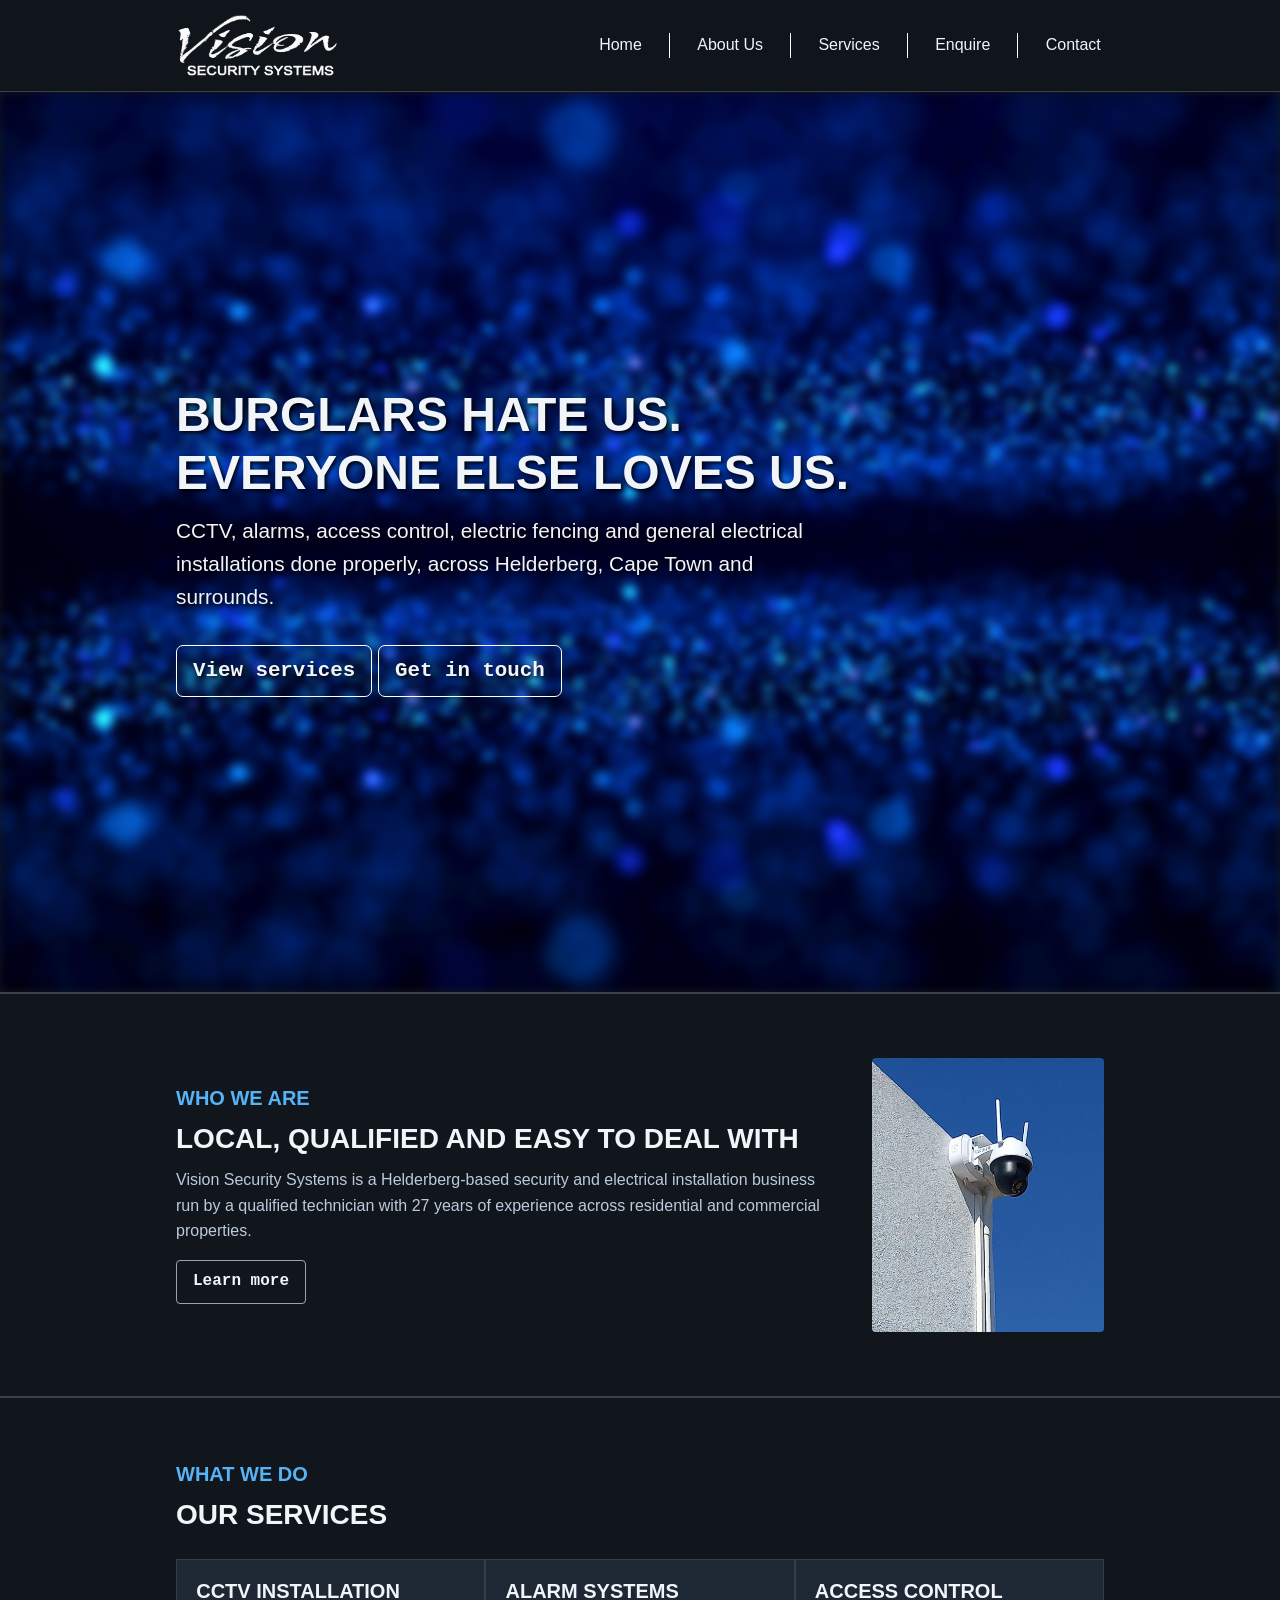
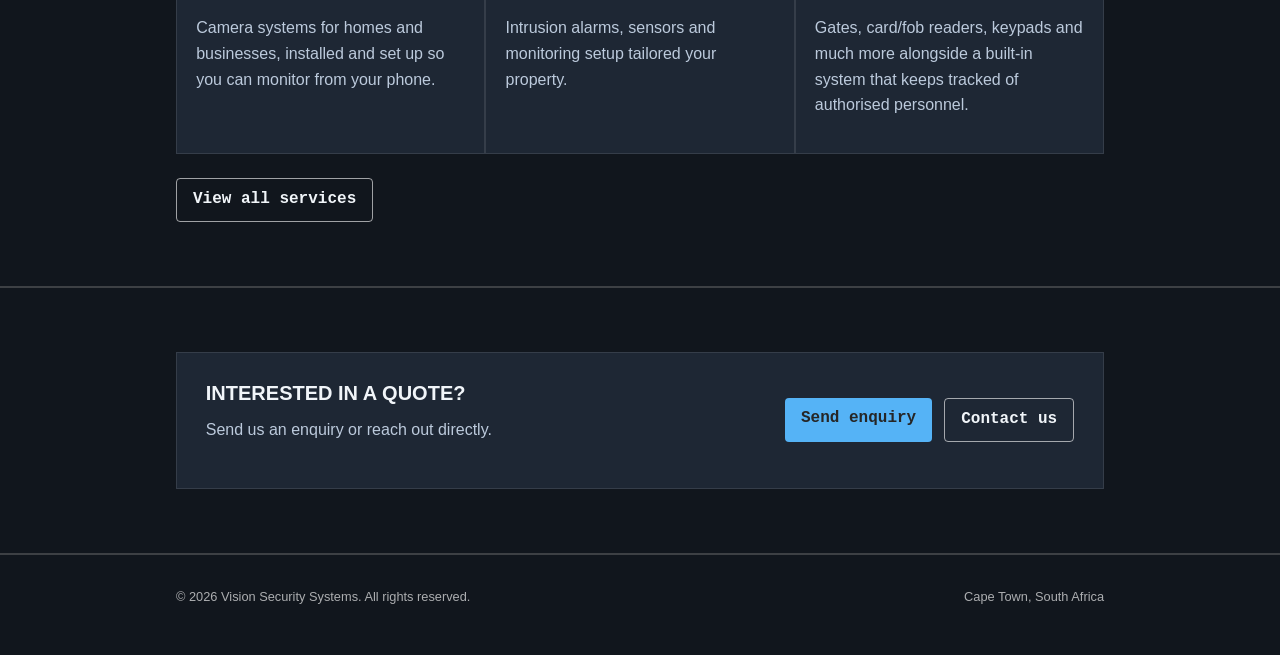
<file: index.html>
<!DOCTYPE html>
<html lang="en">

<head>
    <meta charset="UTF-8">
    <!-- Makes the page responsive on mobile devices -->
    <meta name="viewport" content="width=device-width, initial-scale=1.0">
    <meta name="description" content="Vision Security Systems provides professional CCTV installation, alarm systems, and access control solutions across Helderberg, Cape Town, Stellenbosch and surrounding areas.">

    <!-- Link to the CSS and JavaScript files -->
    <link rel="stylesheet" href="css/style.css">
    <script defer src="js/script.js"></script>

    <link rel="icon" type="image/x-icon" href="visionfavicon.ico">
    <title>Vision Security Systems</title>
</head>

<body>

    <!-- Website header. Includes company name and navigation bar -->
    <header>
        <div class="header-container">
            <div class="logo">
                <a href="index.html">
                    <img src="images/visionlogowhite.png" alt="Vision Security Systems logo">
                </a>
            </div>

            <input type="checkbox" id="nav-toggle" class="nav-toggle">
            <label for="nav-toggle" class="nav-toggle-label" aria-label="Toggle navigation menu" aria-expanded="false">&#9776;</label>

            <nav>
                <ul>
                    <li><a href="index.html">Home</a></li>
                    <li><a href="about.html">About Us</a></li>
                    <li><a href="services.html">Services</a></li>
                    <li><a href="enquiry.html">Enquire</a></li>
                    <li><a href="contact.html">Contact</a></li>
                </ul>
            </nav>
        </div>
    </header>

    <main>
        <!-- Hero image and heading -->
        <section class="hero">
            <div class="hero-image"></div>
                <div class="hero-text">
                    <h1>BURGLARS HATE US.<br>EVERYONE ELSE LOVES US.</h1>
                    <p>CCTV, alarms, access control, electric fencing and general electrical installations done properly, across Helderberg, Cape Town and surrounds.</p>

                    <!-- Call to action buttons -->
                    <a href="services.html">View services</a>
                    <a href="contact.html">Get in touch</a>      
                </div>
        </section>

        <!-- Brief organisation overview -->
        <section class="overview">
            <div class="overview-container">
                <div class="overview-text">
                    <p class="eyebrow">WHO WE ARE</p>
                    <h2>LOCAL, QUALIFIED AND EASY TO DEAL WITH</h2>
                    <p>Vision Security Systems is a Helderberg-based security and electrical installation business run by a qualified technician with 27 years of experience across residential and commercial properties.</p>
                    <a href="about.html" class="call-to-action">Learn more</a>
                </div>
                <img src="images/securitycamera1.jpeg" alt="Security camera mounted on a wall">
            </div>
        </section>

        <!-- Preview of some services provided -->
        <section class="preview">
            <div class="preview-container">
                <div class="preview-heading">
                    <p class="eyebrow">WHAT WE DO</p>
                    <h2>OUR SERVICES</h2>
                </div>
                <div class="preview-cards-container">
                    <div class="preview-card">
                        <h3>CCTV INSTALLATION</h3>
                        <p>Camera systems for homes and businesses, installed and set up so you can monitor from your phone.</p>
                    </div>
                    <div class="preview-card">
                        <h3>ALARM SYSTEMS</h3>
                        <p>Intrusion alarms, sensors and monitoring setup tailored your property.</p>
                    </div>
                    <div class="preview-card">
                        <h3>ACCESS CONTROL</h3>
                        <p>Gates, card/fob readers, keypads and much more alongside a built-in system that keeps tracked of authorised personnel.</p>
                    </div>
                </div>
                <div>
                    <a href="services.html" class="call-to-action">View all services</a>
                </div>
            </div>
        </section>

        <!-- Call to action banner (enquiry, contact)-->
        <section class="cta-banner">
            <div class="cta-banner-container">
                <div>
                    <h3>INTERESTED IN A QUOTE?</h3>
                    <p>Send us an enquiry or reach out directly.</p>
                </div>
                <div>
                    <a href="enquiry.html" class="call-to-action">Send enquiry</a>
                    <a href="contact.html" class="call-to-action">Contact us</a>
                </div>
            </div>
        </section>
    </main>

    <!-- Website footer. Includes copyright and company location -->
    <footer>
        <p>&copy; 2026 Vision Security Systems. All rights reserved.</p>
        <p>Cape Town, South Africa</p>
    </footer>

</body>

</html>
</file>
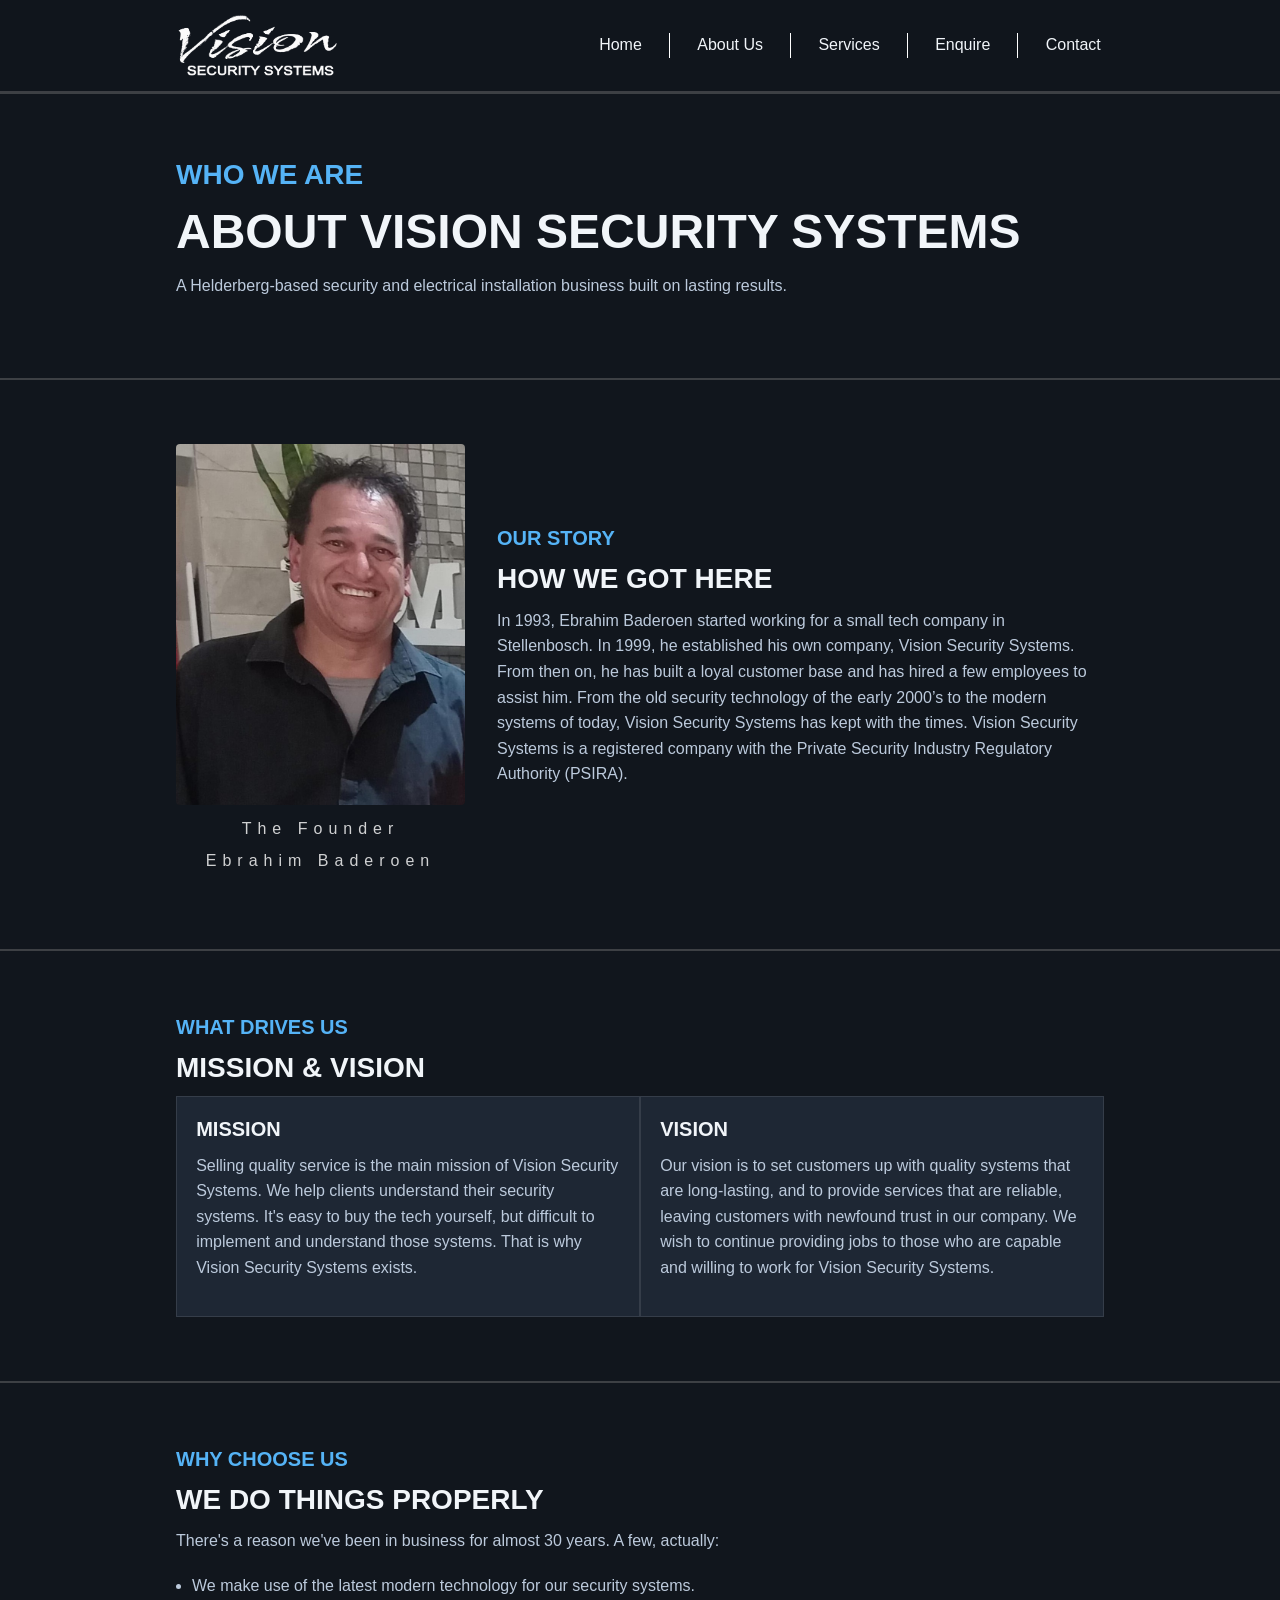
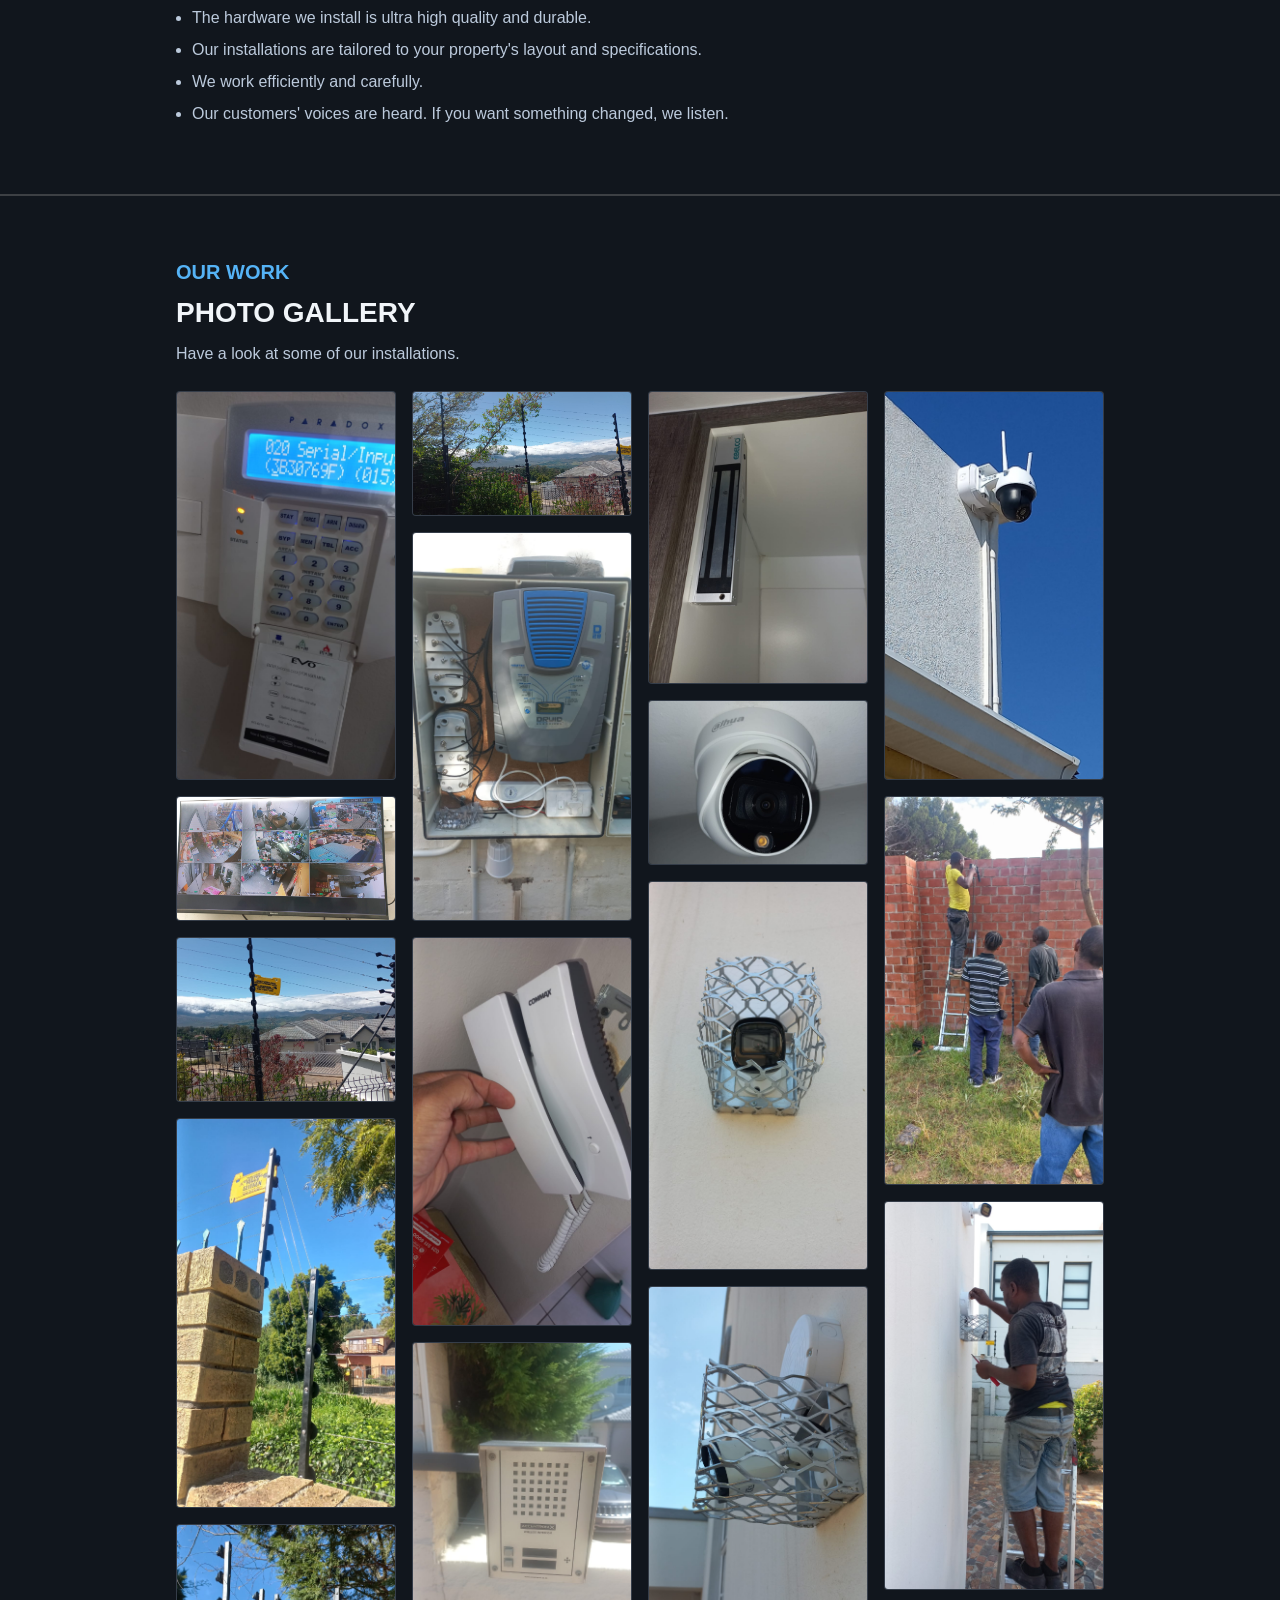
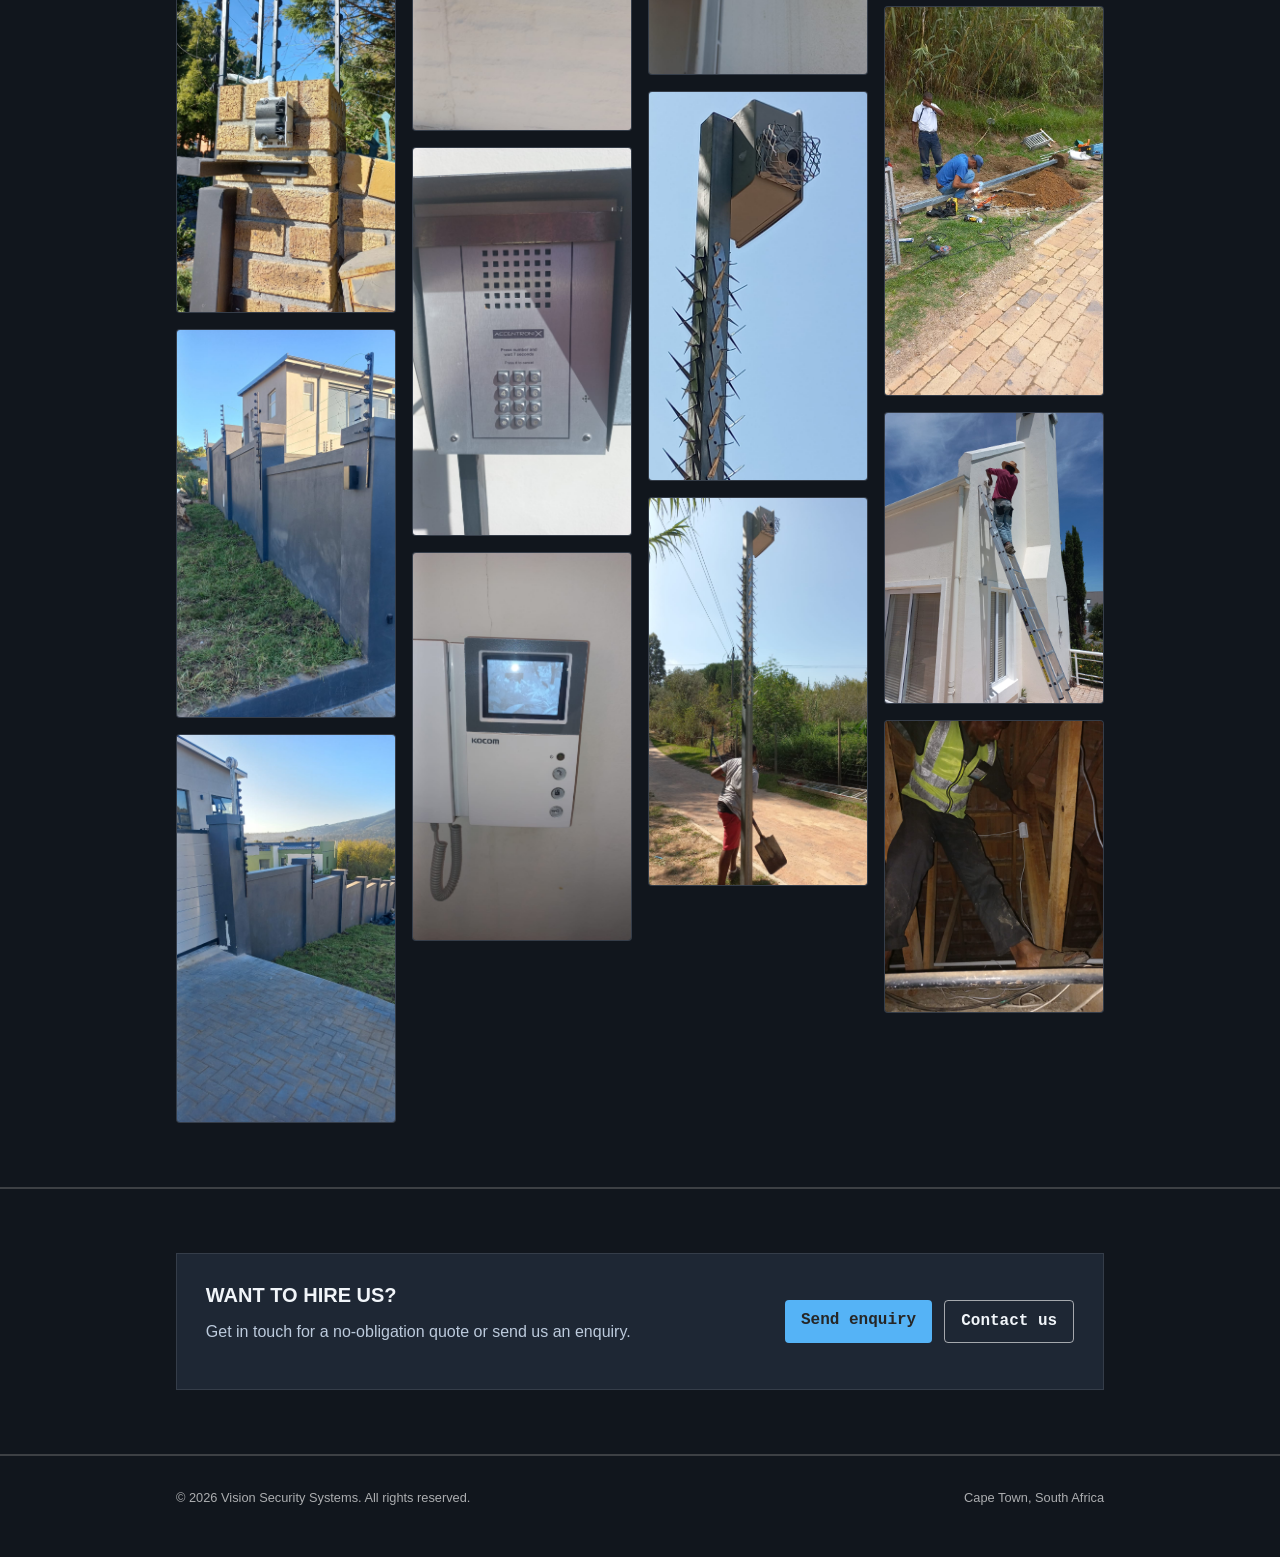
<file: about.html>
<!DOCTYPE html>
<html lang="en">

<head>
    <meta charset="UTF-8">
    <!-- Makes the page responsive on mobile devices -->
    <meta name="viewport" content="width=device-width, initial-scale=1.0">
    <meta name="description" content="Vision Security Systems provides professional CCTV installation, alarm systems, and access control solutions across Helderberg, Cape Town, Stellenbosch and surrounding areas.">
    
    <!-- Link to the CSS and JavaScript files -->
    <link rel="stylesheet" href="css/style.css">
    <script defer src="js/script.js"></script>
    <script defer src="js/gallery.js"></script>

    <link rel="icon" type="image/x-icon" href="visionfavicon.ico">
    <title>About Us | VSS</title>
</head>

<body>

    <!-- Website header. Includes company name and navigation bar -->
    <header>
        <div class="header-container">
            <div class="logo">
                <a href="index.html">
                    <img src="images/visionlogowhite.png" alt="Vision Security Systems logo">
                </a>
            </div>

            <input type="checkbox" id="nav-toggle" class="nav-toggle">
            <label for="nav-toggle" class="nav-toggle-label" aria-label="Toggle navigation menu" aria-expanded="false">&#9776;</label>

            <nav>
                <ul>
                    <li><a href="index.html">Home</a></li>
                    <li><a href="about.html">About Us</a></li>
                    <li><a href="services.html">Services</a></li>
                    <li><a href="enquiry.html">Enquire</a></li>
                    <li><a href="contact.html">Contact</a></li>
                </ul>
            </nav>
        </div>
    </header>

    <main>
        <!-- Page heading -->
        <section class="page-heading">
            <div class="about-heading-container">
                <p class="eyebrow eyebrow-page">WHO WE ARE</p>
                <h1>ABOUT VISION SECURITY SYSTEMS</h1>
                <p>A Helderberg-based security and electrical installation business built on lasting results.</p>
            </div>
        </section>

        <!-- Description of the company along with photo-->
        <section class="backstory">
            <div class="backstory-container">
                <div class="backstory-image-container">
                    <img src="images/ebrahim.jpeg" alt="Photo of Ebrahim Baderoen">
                    <p>The Founder</p>
                    <p>Ebrahim Baderoen</p>
                </div>
                <div class="backstory-text">
                    <p class="eyebrow">OUR STORY</p>
                    <h2>HOW WE GOT HERE</h2>
                    <p>In 1993, Ebrahim Baderoen started working for a small tech company in Stellenbosch. In 1999, he established his own company, Vision Security Systems. From then on, he has built a loyal customer base and has hired a few employees to assist him. From the old security technology of the early 2000’s to the modern systems of today, Vision Security Systems has kept with the times. Vision Security Systems is a registered company with the Private Security Industry Regulatory Authority (PSIRA).</p>
                </div>
            </div>    
        </section>

        <!-- Mission and vision -->
        <section class="mission-vision">
            <div class="mission-vision-container">
                <div class="mission-vision-heading">
                    <p class="eyebrow">WHAT DRIVES US</p>
                    <h2>MISSION & VISION</h2>
                </div>
                <div class="mission-vision-cards-container">
                    <div class="mission-vision-cards">
                        <h3>MISSION</h3>
                        <p>Selling quality service is the main mission of Vision Security Systems. We help clients understand their security systems. It's easy to buy the tech yourself, but difficult to implement and understand those systems. That is why Vision Security Systems exists.</p>
                    </div>
                    <div class="mission-vision-cards">
                        <h3>VISION</h3>
                        <p>Our vision is to set customers up with quality systems that are long-lasting, and to provide services that are reliable, leaving customers with newfound trust in our company. We wish to continue providing jobs to those who are capable and willing to work for Vision Security Systems.</p>
                    </div>
                </div>
            </div>
        </section>

        <section class="why-choose-us">
            <div class="why-choose-us-container">
                <p class="eyebrow">WHY CHOOSE US</p>
                <h2>WE DO THINGS PROPERLY</h2>
                <p>There's a reason we've been in business for almost 30 years. A few, actually:</p>
                <ul>
                    <li>We make use of the latest modern technology for our security systems.</li>
                    <li>The hardware we install is ultra high quality and durable.</li>
                    <li>Our installations are tailored to your property's layout and specifications.</li>
                    <li>We work efficiently and carefully.</li>
                    <li>Our customers' voices are heard. If you want something changed, we listen.</li>
                </ul>
            </div>
        </section>

        <!-- Gallery with loads of photos (more to come) -->
        <section class="gallery">
            <div class="gallery-container">
                <p class="eyebrow">OUR WORK</p>
                <h2>PHOTO GALLERY</h2>
                <p>Have a look at some of our installations.</p>
 
                <ul class="gallery-grid">
                    <li>
                        <a href="images/gallery/alarmkeypad1-gallery.jpeg" class="gallery-item">
                            <img src="images/gallery/alarmkeypad1-gallery.jpeg" alt="Alarm system keypad with a digital display" loading="lazy" width="901" height="1600">
                        </a>
                    </li>
                    <li>
                        <a href="images/gallery/cctv1-gallery.jpeg" class="gallery-item">
                            <img src="images/gallery/cctv1-gallery.jpeg" alt="CCTV monitor with multiple camera angles of a store" loading="lazy" width="1600" height="901">
                        </a>
                    </li>
                    <li>
                        <a href="images/gallery/electricfence1-gallery.jpeg" class="gallery-item">
                            <img src="images/gallery/electricfence1-gallery.jpeg" alt="Electric fence installation around a large property" loading="lazy" width="1201" height="901">
                        </a>
                    </li>
                    <li>
                        <a href="images/gallery/electricfence2-gallery.jpeg" class="gallery-item">
                            <img src="images/gallery/electricfence2-gallery.jpeg" alt="Staggered electric fence installation" loading="lazy" width="901" height="1600">
                        </a>
                    </li>
                    <li>
                        <a href="images/gallery/electricfence3-gallery.jpeg" class="gallery-item">
                            <img src="images/gallery/electricfence3-gallery.jpeg" alt="Electric fence with visible energizer" loading="lazy" width="901" height="1600">
                        </a>
                    </li>
                    <li>
                        <a href="images/gallery/electricfence4-gallery.jpeg" class="gallery-item">
                            <img src="images/gallery/electricfence4-gallery.jpeg" alt="Electric fence on a tall exterior wall" loading="lazy" width="901" height="1600">
                        </a>
                    </li>
                    <li>
                        <a href="images/gallery/electricfence5-gallery.jpeg" class="gallery-item">
                            <img src="images/gallery/electricfence5-gallery.jpeg" alt="Electric fence on a tall exterior wall" loading="lazy" width="901" height="1600">
                        </a>
                    </li>
                    <li>
                        <a href="images/gallery/electricfence6-gallery.jpeg" class="gallery-item">
                            <img src="images/gallery/electricfence6-gallery.jpeg" alt="Electric fence on a metal wire fence" loading="lazy" width="1600" height="901">
                        </a>
                    </li>
                    <li>
                        <a href="images/gallery/electricfenceenergizer1-gallery.jpeg" class="gallery-item">
                            <img src="images/gallery/electricfenceenergizer1-gallery.jpeg" alt="Nemtek electric fence energizer" loading="lazy" width="901" height="1600">
                        </a>
                    </li>
                    <li>
                        <a href="images/gallery/intercom1-gallery.jpeg" class="gallery-item">
                            <img src="images/gallery/intercom1-gallery.jpeg" alt="White interior intercom with hand-held phone on a cord" loading="lazy" width="901" height="1600">
                        </a>
                    </li>
                    <li>
                        <a href="images/gallery/intercom2-gallery.jpeg" class="gallery-item">
                            <img src="images/gallery/intercom2-gallery.jpeg" alt="Silver wireless exterior intercom" loading="lazy" width="901" height="1600">
                        </a>
                    </li>
                    <li>
                        <a href="images/gallery/intercom3-gallery.jpeg" class="gallery-item">
                            <img src="images/gallery/intercom3-gallery.jpeg" alt="Silver wireless exterior intercom with keypad" loading="lazy" width="901" height="1600">
                        </a>
                    </li>
                    <li>
                        <a href="images/gallery/intercom4-gallery.jpeg" class="gallery-item">
                            <img src="images/gallery/intercom4-gallery.jpeg" alt="White interior intercom with hand-held phone and camera display" loading="lazy" width="901" height="1600">
                        </a>
                    </li>
                    <li>
                        <a href="images/gallery/maglock1-gallery.jpeg" class="gallery-item">
                            <img src="images/gallery/maglock1-gallery.jpeg" alt="Magnetic lock mounted on a wall for a door/gate" loading="lazy" width="1200" height="1600">
                        </a>
                    </li>
                    <li>
                        <a href="images/gallery/securitycamera1-gallery.jpeg" class="gallery-item">
                            <img src="images/gallery/securitycamera1-gallery.jpeg" alt="Security camera mounted on an interior ceiling" loading="lazy" width="1200" height="900">
                        </a>
                    </li>
                    <li>
                        <a href="images/gallery/securitycamera2-gallery.jpeg" class="gallery-item">
                            <img src="images/gallery/securitycamera2-gallery.jpeg" alt="Security camera with cage mounted on an exterior wall" loading="lazy" width="901" height="1600">
                        </a>
                    </li>
                    <li>
                        <a href="images/gallery/securitycamera3-gallery.jpeg" class="gallery-item">
                            <img src="images/gallery/securitycamera3-gallery.jpeg" alt="Security camera with cage mounted on an exterior wall" loading="lazy" width="901" height="1600">
                        </a>
                    </li>
                    <li>
                        <a href="images/gallery/securitycamera4-gallery.jpeg" class="gallery-item">
                            <img src="images/gallery/securitycamera4-gallery.jpeg" alt="Security camera with cage mounted on an exterior pole" loading="lazy" width="901" height="1600">
                        </a>
                    </li>
                    <li>
                        <a href="images/gallery/securitycamera5-gallery.jpeg" class="gallery-item">
                            <img src="images/gallery/securitycamera5-gallery.jpeg" alt="Security camera with cage mounted on an exterior pole" loading="lazy" width="901" height="1600">
                        </a>
                    </li>
                    <li>
                        <a href="images/gallery/securitycamera6-gallery.jpeg" class="gallery-item">
                            <img src="images/gallery/securitycamera6-gallery.jpeg" alt="Wi-fi controlled security camera mounted on an exterior wall" loading="lazy" width="901" height="1600">
                        </a>
                    </li>
                    <li>
                        <a href="images/gallery/worker1-gallery.jpeg" class="gallery-item">
                            <img src="images/gallery/worker1-gallery.jpeg" alt="Workers installing an electric fence" loading="lazy" width="901" height="1600">
                        </a>
                    </li>
                    <li>
                        <a href="images/gallery/worker2-gallery.jpeg" class="gallery-item">
                            <img src="images/gallery/worker2-gallery.jpeg" alt="Worker installing a security camera" loading="lazy" width="901" height="1600">
                        </a>
                    </li>
                    <li>
                        <a href="images/gallery/worker3-gallery.jpeg" class="gallery-item">
                            <img src="images/gallery/worker3-gallery.jpeg" alt="Workers doing metalwork" loading="lazy" width="651" height="1156">
                        </a>
                    </li>
                    <li>
                        <a href="images/gallery/worker4-gallery.jpeg" class="gallery-item">
                            <img src="images/gallery/worker4-gallery.jpeg" alt="Worker doing exterior electrical work on a ladder" loading="lazy" width="1200" height="1600">
                        </a>
                    </li>
                    <li>
                        <a href="images/gallery/worker5-gallery.jpeg" class="gallery-item">
                            <img src="images/gallery/worker5-gallery.jpeg" alt="Worker installing motion sensors in an attic" loading="lazy" width="1200" height="1600">
                        </a>
                    </li>
                </ul>
            </div>
        </section>

        <!-- Call to action (enquiry, contact)-->
        <section class="cta-banner">
            <div class="cta-banner-container">
                <div>
                    <h3>WANT TO HIRE US?</h3>
                    <p>Get in touch for a no-obligation quote or send us an enquiry.</p>
                </div>
                <div>
                    <a href="enquiry.html" class="call-to-action">Send enquiry</a>
                    <a href="contact.html" class="call-to-action">Contact us</a>
                </div>
            </div>
        </section>
    </main>

    <!-- Website footer. Includes copyright and company location -->
    <footer>
        <p>&copy; 2026 Vision Security Systems. All rights reserved.</p>
        <p>Cape Town, South Africa</p>
    </footer>

</body>

</html>
</file>
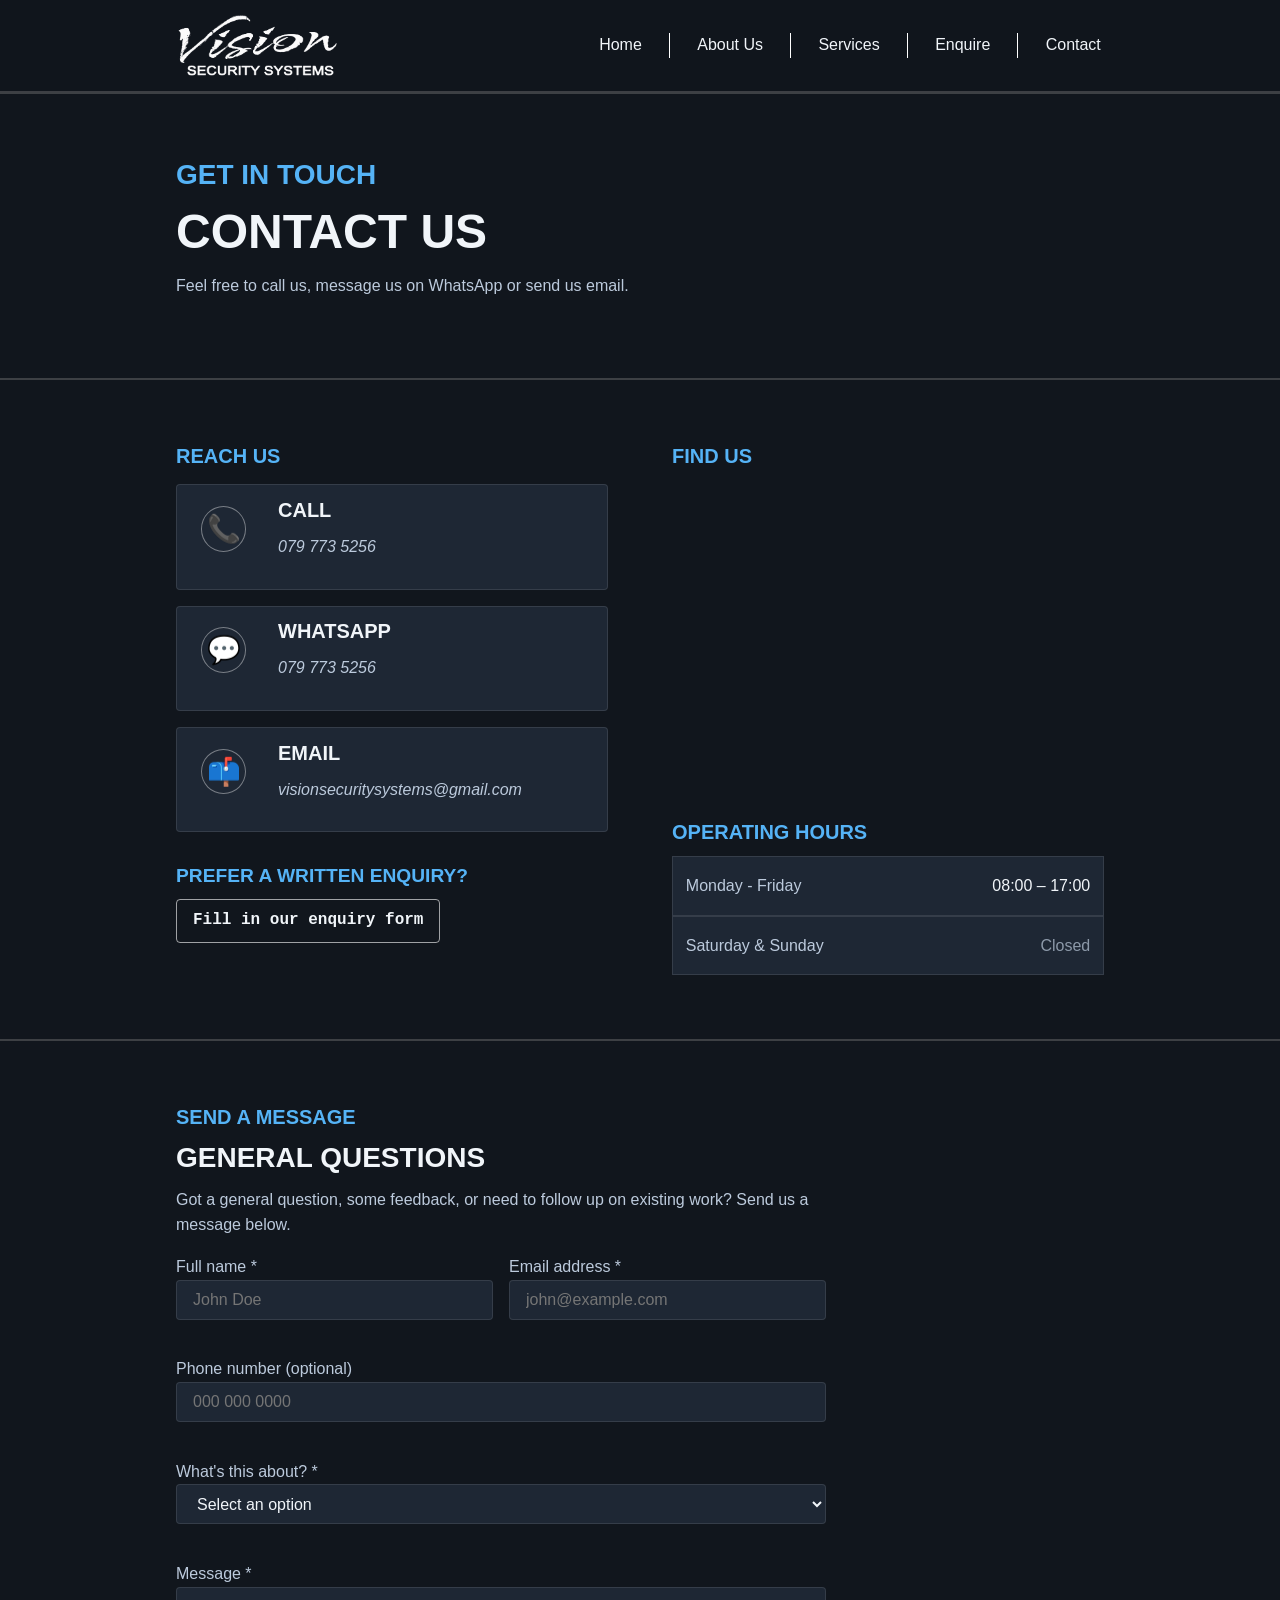
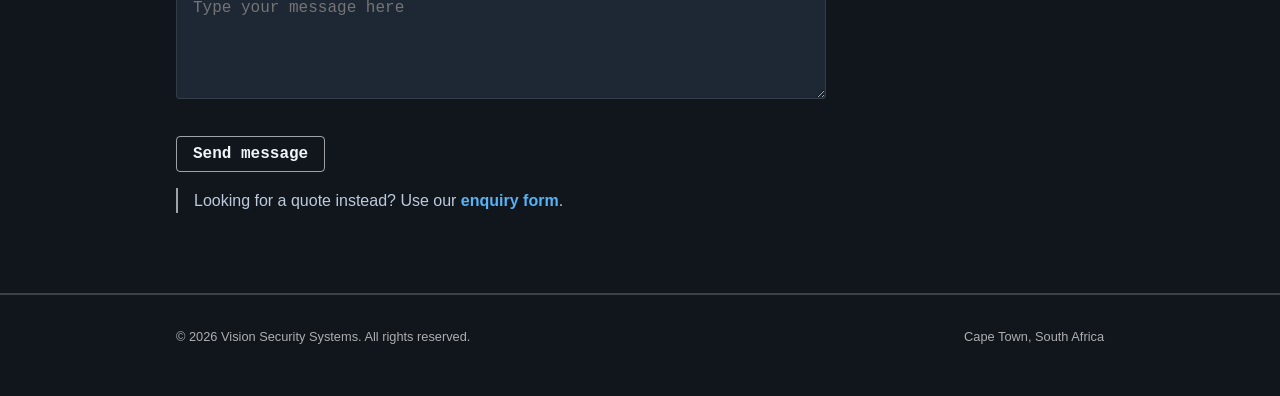
<file: contact.html>
<!DOCTYPE html>
<html lang="en">

<head>
    <meta charset="UTF-8">
    <!-- Makes the page responsive on mobile devices -->
    <meta name="viewport" content="width=device-width, initial-scale=1.0">
    <meta name="description" content="Vision Security Systems provides professional CCTV installation, alarm systems, and access control solutions across Helderberg, Cape Town, Stellenbosch and surrounding areas.">

    <!-- Link to the CSS and JavaScript files -->
    <link rel="stylesheet" href="css/style.css">
    <script defer src="js/script.js"></script>

    <link rel="icon" type="image/x-icon" href="visionfavicon.ico">
    <title>Contact | VSS</title>
</head>

<body>

    <!-- Website header. Includes company name and navigation bar -->
    <header>
        <div class="header-container">
            <div class="logo">
                <a href="index.html">
                    <img src="images/visionlogowhite.png" alt="Vision Security Systems logo">
                </a>
            </div>

            <input type="checkbox" id="nav-toggle" class="nav-toggle">
            <label for="nav-toggle" class="nav-toggle-label" aria-label="Toggle navigation menu" aria-expanded="false">&#9776;</label>

            <nav>
                <ul>
                    <li><a href="index.html">Home</a></li>
                    <li><a href="about.html">About Us</a></li>
                    <li><a href="services.html">Services</a></li>
                    <li><a href="enquiry.html">Enquire</a></li>
                    <li><a href="contact.html">Contact</a></li>
                </ul>
            </nav>
        </div>
    </header>

    <main>
        <!-- Page heading -->
        <section class="page-heading">
            <div class="contact-heading-container">
                <p class="eyebrow eyebrow-page">GET IN TOUCH</p>
                <h1>CONTACT US</h1>
                <p>Feel free to call us, message us on WhatsApp or send us email.</p>
            </div>
        </section>

        <!-- Contact details -->
        <section class="contact-details">
            <div class="contact-details-container">
                <div class="contact-numbers">
                    <h3>REACH US</h3>
                    <!-- Links cellphone number -->
                    <a href="tel:+27797735256">
                        <div class="contact-card">
                            <p class="contact-icon">📞</p>
                            <div class="contact-card-text">
                                <h3>CALL</h3>
                                <p>079 773 5256</p>
                            </div>
                        </div>
                    </a>
                    <!-- Links to WhatsApp chat -->
                    <a href="https://wa.me/27797735256" target="_blank" rel="noopener noreferrer">
                        <div class="contact-card">
                            <p class="contact-icon">💬</p>
                            <div class="contact-card-text">
                                <h3>WHATSAPP</h3>
                                <p>079 773 5256</p>
                            </div>
                        </div>
                    </a>
                    <!-- Links email address -->
                    <a href="mailto:visionsecuritysystems@gmail.com">
                        <div class="contact-card">
                            <p class="contact-icon">📫</p>
                            <div class="contact-card-text">
                                <h3>EMAIL</h3>
                                <p>visionsecuritysystems@gmail.com</p>
                            </div>
                        </div>
                    </a>

                    <!-- Call to action (enquiry) -->
                    <div class="contact-cta">
                        <h3>PREFER A WRITTEN ENQUIRY?</h3>
                        <a href="enquiry.html" class="call-to-action">Fill in our enquiry form</a>
                    </div>
                </div>

                <!-- Physical address  and operating hours-->
                <div class="address-hours">
                    <div class="address">
                        <h3>FIND US</h3>
                        <iframe src="https://www.google.com/maps/embed?pb=!1m18!1m12!1m3!1d259.7070340729572!2d18.847608227567473!3d-34.09563582508524!2m3!1f0!2f0!3f0!3m2!1i1024!2i768!4f13.1!3m3!1m2!1s0x1dcdcb79fc3bdf95%3A0xc2e526eacf268be0!2sVISION%20SECURITY%20SYSTEMS%20HELDERBERG!5e1!3m2!1sen!2sza!4v1790286728725!5m2!1sen!2sza" width="100%" height="300" style="border:0;" allowfullscreen="" loading="lazy" referrerpolicy="strict-origin-when-cross-origin"></iframe>
                    </div>

                    <h3>OPERATING HOURS</h3>
                    <div class="operating-hours">
                        <div><p>Monday - Friday</p> <p class="open">08:00 – 17:00</p></div>
                        <div><p>Saturday & Sunday</p> <p class="closed">Closed</p></div>
                    </div>          
                </div>
            </div>
        </section>

        <!-- General questions form -->
        <section class="contact-form-section">
            <div class="contact-form-container">
                <p class="eyebrow">SEND A MESSAGE</p>
                <h2>GENERAL QUESTIONS</h2>
                <p>Got a general question, some feedback, or need to follow up on existing work? Send us a message below.</p>

                <form class="form" id="contact-form" action="https://formspree.io/f/xeaapgrk" method="POST">
                    <div class="form-fields-container">
                        <div class="name-fields-container">
                            <div class="name-fields">
                                <label for="contact-name">Full name *</label>
                                <input type="text" id="contact-name" name="name" required placeholder="John Doe">
                                <small class="error" id="contact-name-error"></small>
                            </div>

                            <div class="name-fields">
                                <label for="contact-email">Email address *</label>
                                <input type="email" id="contact-email" name="email" required placeholder="john@example.com">
                                <small class="error" id="contact-email-error"></small>
                            </div>
                        </div>

                        <div class="form-fields">
                            <label for="contact-phone">Phone number (optional)</label>
                            <input type="tel" id="contact-phone" name="phone" placeholder="000 000 0000">
                            <small class="error" id="contact-phone-error"></small>
                        </div>

                        <div class="form-fields">
                            <label for="contact-subject">What's this about? *</label>
                            <select id="contact-subject" name="subject" required>
                                <option value="" disabled selected>Select an option</option>
                                <option value="General question">General question</option>
                                <option value="Feedback">Feedback</option>
                                <option value="Existing job / service follow-up">Existing job / service follow-up</option>
                                <option value="Other">Other</option>
                            </select>
                            <small class="error" id="contact-subject-error"></small>
                        </div>

                        <div class="form-fields">
                            <label for="contact-message">Message *</label>
                            <textarea id="contact-message" name="message" required placeholder="Type your message here"></textarea>
                            <small class="error" id="contact-message-error"></small>
                        </div>
                    </div>

                    <button type="submit">Send message</button>
                    <p class="form-success" id="contact-form-success" role="status"></p>
                </form>

                <p class="form-cta">Looking for a quote instead? Use our <a href="enquiry.html">enquiry form</a>.</p>
            </div>
        </section>
    </main>

    <!-- Website footer. Includes copyright and company location -->
    <footer>
        <p>&copy; 2026 Vision Security Systems. All rights reserved.</p>
        <p>Cape Town, South Africa</p>
    </footer>

</body>

</html>
</file>
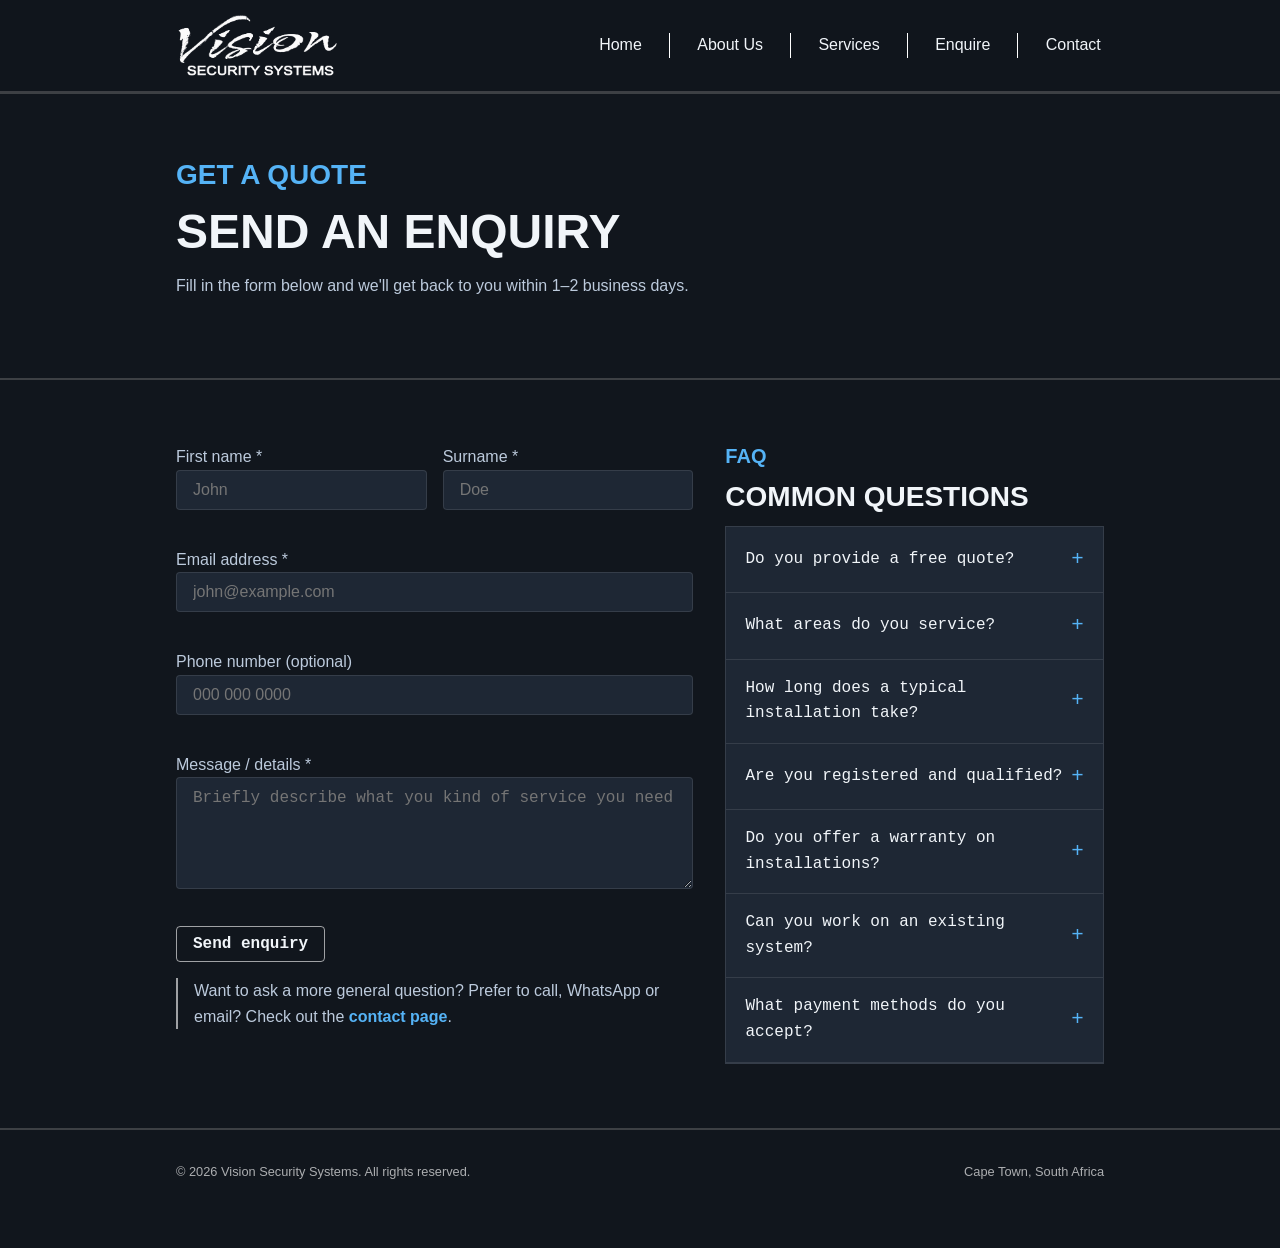
<file: enquiry.html>
<!DOCTYPE html>
<html lang="en">

<head>
    <meta charset="UTF-8">
    <!-- Makes the page responsive on mobile devices -->
    <meta name="viewport" content="width=device-width, initial-scale=1.0">
    <meta name="description" content="Vision Security Systems provides professional CCTV installation, alarm systems, and access control solutions across Helderberg, Cape Town, Stellenbosch and surrounding areas.">

    <!-- Link to the CSS and JavaScript files -->
    <link rel="stylesheet" href="css/style.css">
    <script defer src="js/script.js"></script>

    <link rel="icon" type="image/x-icon" href="visionfavicon.ico">
    <title>Enquire | VSS</title>
</head>

<body>

    <!-- Website header. Includes company name and navigation bar -->
    <header>
        <div class="header-container">
            <div class="logo">
                <a href="index.html">
                    <img src="images/visionlogowhite.png" alt="Vision Security Systems logo">
                </a>
            </div>

            <input type="checkbox" id="nav-toggle" class="nav-toggle">
            <label for="nav-toggle" class="nav-toggle-label" aria-label="Toggle navigation menu" aria-expanded="false">&#9776;</label>

            <nav>
                <ul>
                    <li><a href="index.html">Home</a></li>
                    <li><a href="about.html">About Us</a></li>
                    <li><a href="services.html">Services</a></li>
                    <li><a href="enquiry.html">Enquire</a></li>
                    <li><a href="contact.html">Contact</a></li>
                </ul>
            </nav>
        </div>
    </header>

    <main>

        <!-- Page heading -->
        <section class="page-heading">
            <div class="enquiry-heading-container">
                <p class="eyebrow eyebrow-page">GET A QUOTE</p>
                <h1>SEND AN ENQUIRY</h1>
                <p>Fill in the form below and we'll get back to you within 1–2 business days.</p>
            </div>
        </section>

        <!-- Form and FAQ-->
        <section class="form-faq">
            <div class="form-faq-container">
                <!-- Form -->
                <div>
                    <form class="form" id="enquiry-form" action="https://formspree.io/f/xeaapgel" method="POST">
                        <div class="form-fields-container">
                            <div class="name-fields-container">
                                <div class="name-fields">
                                    <label for="first-name">First name *</label>
                                    <input type="text" id="first-name" name="first-name" required placeholder="John">
                                    <small class="error" id="first-name-error"></small>
                                </div>

                                <div class="name-fields">
                                    <label for="surname">Surname *</label>
                                    <input type="text" id="surname" name="surname" required placeholder="Doe">
                                    <small class="error" id="surname-error"></small>
                                </div>
                            </div>

                            <div class="form-fields"> 
                                <label for="email">Email address *</label>
                                <input type="email" id="email" name="email" required placeholder="john@example.com">
                                <small class="error" id="email-error"></small>
                            </div>

                            <div class="form-fields">
                                <label for="phone">Phone number (optional)</label>
                                <input type="tel" id="phone" name="phone" placeholder="000 000 0000">
                                <small class="error" id="phone-error"></small>
                            </div>

                            <div class="form-fields">
                                <label for="message">Message / details *</label>
                                <textarea id="message" name="message" required placeholder="Briefly describe what you kind of service you need"></textarea>
                                <small class="error" id="message-error"></small>
                            </div>
                        </div>

                        <button type="submit">Send enquiry</button>
                        <p class="form-success" id="enquiry-form-success" role="status"></p>
                    </form>

                    <p class="form-cta">Want to ask a more general question? Prefer to call, WhatsApp or email? Check out the <a href="contact.html">contact page</a>.</p>
                </div>

                <!-- FAQ -->
                <aside class="faq">
                    <p class="eyebrow">FAQ</p>
                    <h2>COMMON QUESTIONS</h2>

                    <div class="faq-container">
                        <!-- Uses the <details> tag to display a disclosure widget -->
                        <details class="questions">
                            <summary>Do you provide a free quote?</summary>
                            <p>Yes. All quotes are free and come with no obligation. Fill in the enquiry form or contact us directly and we'll assess your requirements before providing a detailed quote.</p>
                        </details>

                        <details class="questions">
                            <summary>What areas do you service?</summary>
                            <p>We cover the Helderberg area as well as Cape Town, Stellenbosch and the surrounding winelands.</p>
                        </details>

                        <details class="questions"> 
                            <summary>How long does a typical installation take?</summary>
                            <p>It depends on the scope of work. Small to medium jobs won't take longer than a day or two. We'll give you a time estimate when we quote.</p>
                        </details>

                        <details class="questions">
                            <summary>Are you registered and qualified?</summary>
                            <p>Yes. Vision Security Systems is run by a qualified technician and is registered with PSIRA (Private Security Industry Regulatory Authority).</p>
                        </details>

                        <details class="questions">
                            <summary>Do you offer a warranty on installations?</summary>
                            <p>Yes. If something isn't right with the installation, we'll come back and fix it. Specific warranty terms are confirmed in writing at the time of quoting.</p>
                        </details>

                        <details class="questions">
                            <summary>Can you work on an existing system?</summary>
                            <p>Of course. We can extend, repair or integrate existing CCTV, alarm and electric fence systems regardless of who originally installed them unless they are severely outdated or defective.</p>
                        </details>

                        <details class="questions">
                            <summary>What payment methods do you accept?</summary>
                            <p>We accept EFT bank transfer. Payment terms are confirmed per job and detailed in the quote.</p>
                        </details>
                    </div>
                </aside>
            </div>
        </section>
    </main>

    <!-- Website footer. Includes copyright and company location -->
    <footer>
        <p>&copy; 2026 Vision Security Systems. All rights reserved.</p>
        <p>Cape Town, South Africa</p>
    </footer>

</body>

</html>
</file>
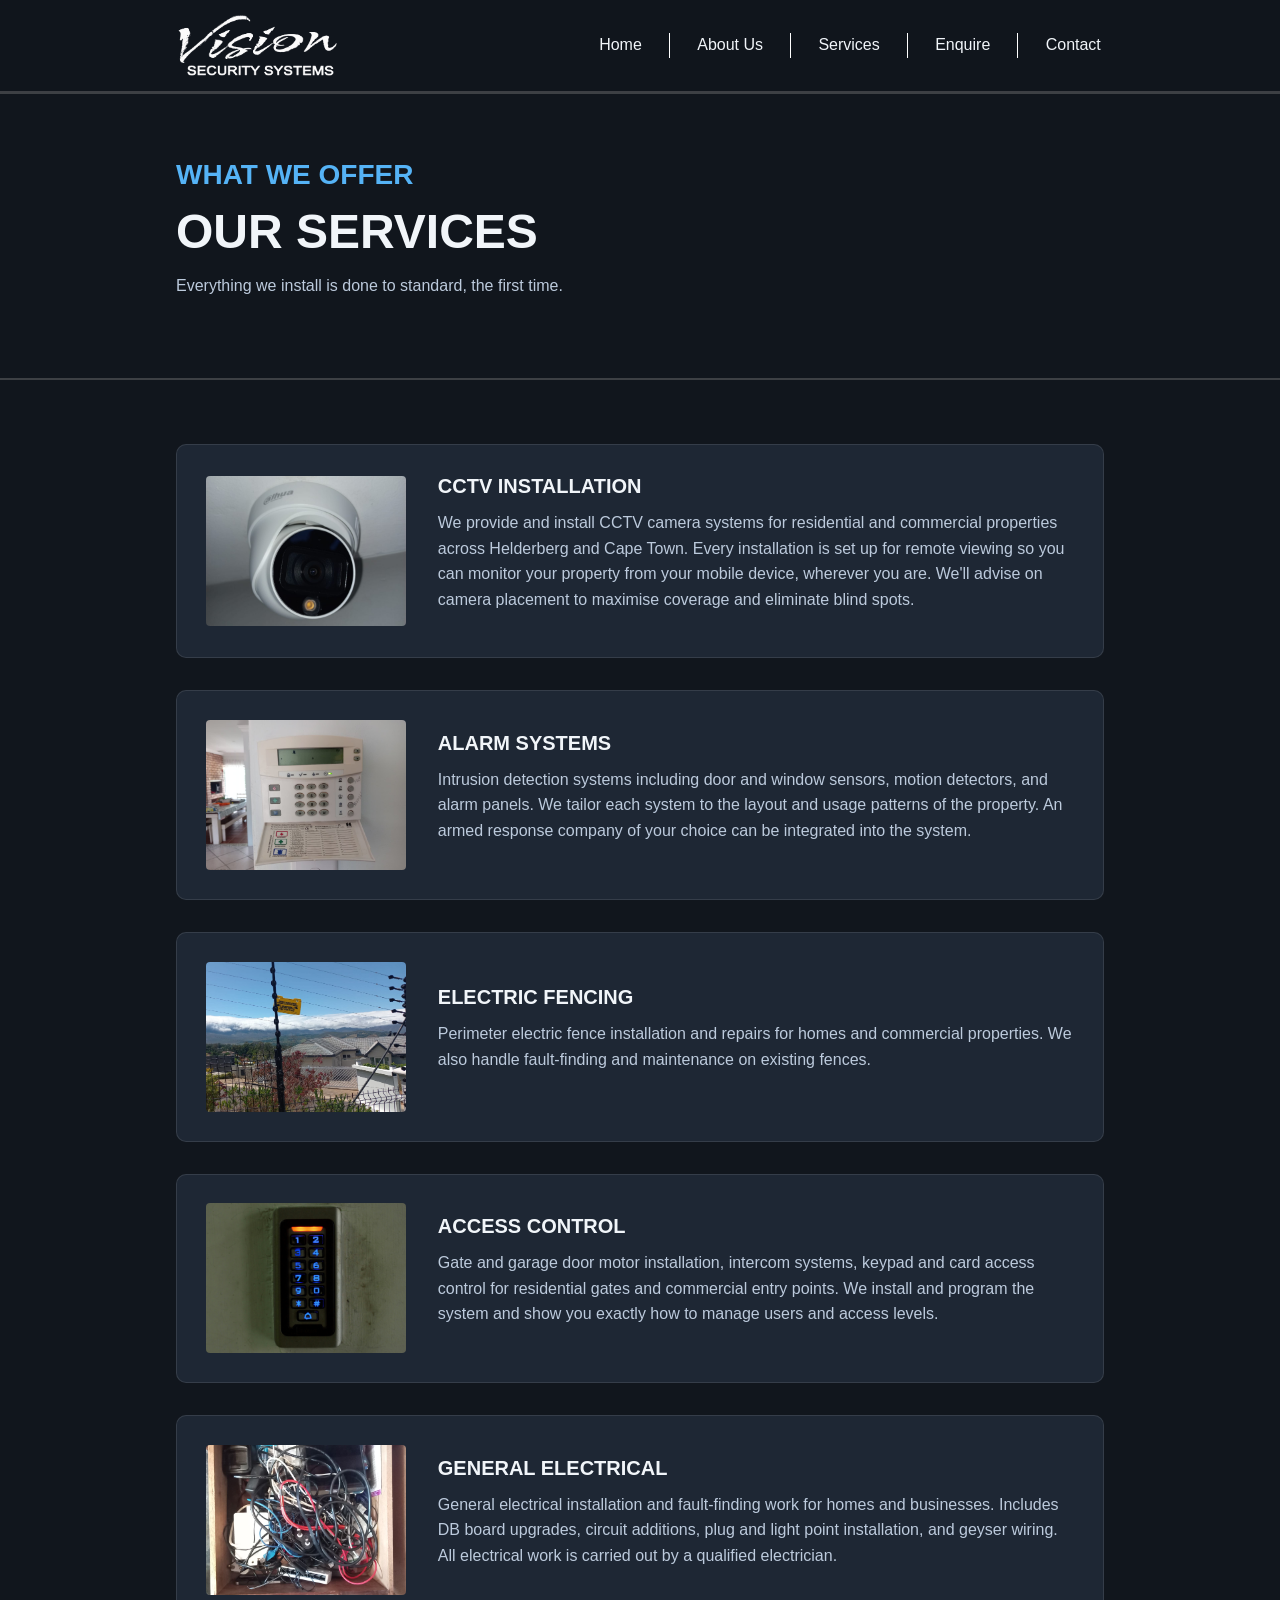
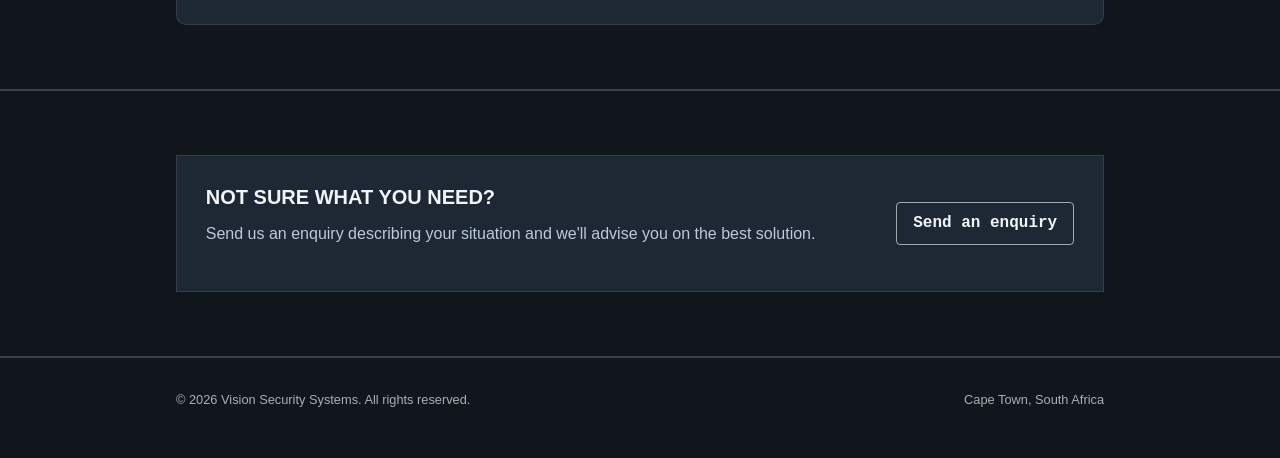
<file: services.html>
<!DOCTYPE html>
<html lang="en">

<head>
    <meta charset="UTF-8">
    <!-- Makes the page responsive on mobile devices -->
    <meta name="viewport" content="width=device-width, initial-scale=1.0">
    <meta name="description" content="Vision Security Systems provides professional CCTV installation, alarm systems, and access control solutions across Helderberg, Cape Town, Stellenbosch and surrounding areas.">

    <!-- Link to the CSS and JavaScript files -->
    <link rel="stylesheet" href="css/style.css">
    <script defer src="js/script.js"></script>

    <link rel="icon" type="image/x-icon" href="visionfavicon.ico">
    <title>Services | VSS</title>
</head>

<body>

    <!-- Website header. Includes company name and navigation bar -->
    <header>
        <div class="header-container">
            <div class="logo">
                <a href="index.html">
                    <img src="images/visionlogowhite.png" alt="Vision Security Systems logo">
                </a>
            </div>

            <input type="checkbox" id="nav-toggle" class="nav-toggle">
            <label for="nav-toggle" class="nav-toggle-label" aria-label="Toggle navigation menu" aria-expanded="false">&#9776;</label>

            <nav>
                <ul>
                    <li><a href="index.html">Home</a></li>
                    <li><a href="about.html">About Us</a></li>
                    <li><a href="services.html">Services</a></li>
                    <li><a href="enquiry.html">Enquire</a></li>
                    <li><a href="contact.html">Contact</a></li>
                </ul>
            </nav>
        </div>
    </header>

    <main>

        <!-- Page heading -->
        <section class="page-heading">
            <div class="services-header-container">
                <p class="eyebrow eyebrow-page">WHAT WE OFFER</p>
                <h1>OUR SERVICES</h1>
                <p>Everything we install is done to standard, the first time.</p>
            </div>
        </section>

        <!-- List of services provided -->
        <section class="services">
            <div class="service-cards-container">
                <div class="service-cards">
                    <img src="images/securitycamera2.jpeg" alt="Security camera mounted on a ceiling" class="service-images">
                    <div class="service-cards-text">
                        <h3>CCTV INSTALLATION</h3>
                        <p>We provide and install CCTV camera systems for residential and commercial properties across Helderberg and Cape Town. Every installation is set up for remote viewing so you can monitor your property from your mobile device, wherever you are. We'll advise on camera placement to maximise coverage and eliminate blind spots.</p>
                    </div>
                </div>

                <div class="service-cards">
                    <img src="images/alarmkeypad.jpeg" alt="Alarm keypad mounted on a wall" class="service-images">
                    <div class="service-cards-text">
                        <h3>ALARM SYSTEMS</h3>
                        <p>Intrusion detection systems including door and window sensors, motion detectors, and alarm panels. We tailor each system to the layout and usage patterns of the property. An armed response company of your choice can be integrated into the system.</p>
                    </div>
                </div>

                <div class="service-cards">
                    <img src="images/electricfence.jpeg" alt="Electric fence installed around a property" class="service-images">
                    <div class="service-cards-text">
                        <h3>ELECTRIC FENCING</h3>
                        <p>Perimeter electric fence installation and repairs for homes and commercial properties. We also handle fault-finding and maintenance on existing fences.</p>
                    </div>
                </div>

                <div class="service-cards">
                    <img src="images/securitykeypad.jpg" alt="Security keypad mounted on a wall" class="service-images">
                    <div class="service-cards-text">
                        <h3>ACCESS CONTROL</h3>
                        <p>Gate and garage door motor installation, intercom systems, keypad and card access control for residential gates and commercial entry points. We install and program the system and show you exactly how to manage users and access levels.</p>
                    </div>
                </div>

                <div class="service-cards">
                    <img src="images/wires.jpeg" alt="Wires and electronics in a drawer" class="service-images">
                    <div class="service-cards-text">
                        <h3>GENERAL ELECTRICAL</h3>
                        <p>General electrical installation and fault-finding work for homes and businesses. Includes DB board upgrades, circuit additions, plug and light point installation, and geyser wiring. All electrical work is carried out by a qualified electrician.</p>
                    </div>
                </div>
            </div>
        </section>

        <!-- Call to action (enquiry) -->
        <section class="cta-banner">
            <div class="cta-banner-container">
                <div>
                    <h3>NOT SURE WHAT YOU NEED?</h3>
                    <p>Send us an enquiry describing your situation and we'll advise you on the best solution.</p>
                </div>
                <a href="enquiry.html" class="call-to-action">Send an enquiry</a>
            </div>
        </section>
    </main>

    <!-- Website footer. Includes copyright and company location -->
    <footer>
        <p>&copy; 2026 Vision Security Systems. All rights reserved.</p>
        <p>Cape Town, South Africa</p>
    </footer>

</body>

</html>
</file>
<file: css/style.css>
*{
    margin: 0;
    padding: 0;
    box-sizing: border-box;
}

:root{
    --section-padding-x: 11rem;
}

html{
    scroll-behavior: smooth;
    overflow-x: hidden;
}

img{
    max-width: 100%;
    height: auto;
    display: block;
}

body{
    font-family: Verdana, Geneva, Tahoma, sans-serif;
    font-size: 1rem;
    line-height: 1.6;
    background-color: hsl(215, 27%, 9%);
    color: hsl(213, 32%, 80%);
}

/* ========= TYPOGRAPHY ========= */

h1, h2, h3{
    font-family: Arial, Helvetica, sans-serif;
    line-height: 1.2;
    margin-bottom: 0.75rem;
}

h1{
    font-size: 3rem;
    color: hsl(210, 40%, 96%);
}

h2{
    font-size: 1.75rem;
    color: hsl(210, 40%, 96%);
}

h3{
    font-family: 'Trebuchet MS', 'Lucida Sans Unicode', 'Lucida Grande', 'Lucida Sans', Arial, sans-serif;
    font-size: 1.25rem;
    color: hsl(205, 90%, 65%);
}

p{
    margin-bottom: 1rem;
}

a{
    text-decoration: none;
    font-family:'Courier New', Courier, monospace;
    font-weight: bold;
    color: hsl(210, 40%, 96%);
}

/* Eyebrow: the small blue label above a heading */

.eyebrow{
    font-family: 'Trebuchet MS', 'Lucida Sans Unicode', 'Lucida Grande', 'Lucida Sans', Arial, sans-serif;
    font-size: 1.25rem;
    font-weight: bold;
    line-height: 1.2;
    margin-bottom: 0.75rem;
    color: hsl(205, 90%, 65%);
}

.eyebrow-page{
    font-size: 1.75rem;
}

/* Sections */

section{
    border-top: 2px solid hsl(0, 0%, 50%, 0.4);
    margin-top: 0;
    margin-bottom: 0;
    padding: 4rem var(--section-padding-x);
}

/* Call-to-action Buttons */

.call-to-action{
    display: inline-block;
    border: 1px solid hsla(0, 0%, 100%, 0.6);
    border-radius: 4px;
    padding: 0.5rem 1rem;
}

.call-to-action:hover, .call-to-action:focus{
    background-color: hsl(215, 27%, 19%);
}

/* ========= HEADER & NAVIGATION ========= */

header{
    position: sticky;
    top: 0;
    z-index: 50;
    background-color: hsl(215, 27%, 9%, 0.9);
    backdrop-filter: blur(8px);
    border-bottom: 1px solid hsl(0, 0%, 50%, 0.4);
    padding: 0 var(--section-padding-x);
}

.header-container{
    position: relative;
    display: flex;
    align-items: center;
    justify-content: space-between;
    padding: 0.8rem 0;
    gap: 1rem;
}

/* Hamburger Toggle */

.nav-toggle{
    display: none;
}

.nav-toggle-label{
    display: none;
    font-size: 1.8rem;
    line-height: 1;
    cursor: pointer;
    color: hsl(210, 40%, 96%);
}

/* Logo */

.logo{
    display: flex;
    align-items: left;
    gap: 0.6rem;
}

.logo img{
    height: 65px;
    width: auto;
}

/* Navigation Bar */

nav ul{
    display: flex;
    list-style: none;
    gap: 1.5rem;
    align-items: center;
}

nav a{
    color: hsl(210, 40%, 96%);
    text-decoration: none;
    font-family: Verdana, sans-serif;
    font-weight: 100;
    padding: 0.4rem 0.2rem;
    border-bottom: 2px solid transparent;
}

nav a:hover, nav a:focus{
    color: hsl(210, 40%, 76%);
    transition: color 0.175s ease-in-out;
    text-decoration: none;
}

nav li:first-child a{
    padding-left: 0;
}

nav li:not(:last-child){
    border-right: 1px solid white;
    padding-right: 1.5rem;
}

/* ========= HOME PAGE ========= */

/* Hero Section */

.hero{
    position: relative;
    display: flex;
    align-items: center;
    height: 100vh;
    margin: 0;
    padding: 0;
    border: none;
    overflow: hidden;
}

.hero-image{
    position: absolute;
    inset: 0;
    background-image: url('../images/blueparticles.jpg');
    background-repeat: no-repeat;
    background-position: center;
    background-size: cover;
    filter: blur(5px);
    z-index: -1;
}

.hero-text{
    position: relative;
    color: hsl(210, 40%, 96%);
    font-size: 1.3rem;
    text-shadow: 2px 2px 4px black;
    padding-left: var(--section-padding-x);
    padding-right: 1.5rem;
}

.hero-text p{
    width: 60%;
}

.hero-text a{
    display: inline-block;
    margin-top: 1rem;
    padding: 0.5rem 1rem;
    color: hsl(210, 40%, 96%);
    font-weight: 550;
    border-radius: 7px;
    border: 1px solid white;
}

.hero-text a:hover{
    scale: 105%;
    transition: scale 0.1s ease-in-out;
}

/* Overview Section */

.overview-container{
    display: flex;
    flex-wrap: wrap;
    align-items: center;
    gap: 2rem;
}

.overview-text{
    flex: 1 1 400px;
}

.overview img{
    flex: 1 1 250px;
    max-width: 25%;
    border-radius: 4px;
}

/* Services Preview Section */

.preview-cards-container{
    display: flex;
    flex-wrap: wrap;
    h3{
        color: hsl(210, 40%, 96%);
    }
}

.preview-card{
    flex: 1 1 260px;
    border: 1px solid hsl(0, 0%, 100%, 0.1);
    padding: 1.2rem 1.2rem;
    margin-top: 1rem;
    margin-bottom: 1.5rem;
    background-color: hsl(215, 27%, 16%);
}

/* ========= ABOUT PAGE ========= */

/* Backstory Section */

.backstory-container{
    display: flex;
    flex-wrap: wrap;
    align-items: center;
    gap: 2rem;
}

.backstory-image-container{
    flex: 1 1 220px;
    max-width: 300px;
    text-align: center;
    letter-spacing: 6px;
    line-height: 1rem;
    color: hsl(0, 0%, 100%, 0.8);
}

.backstory-image-container img{
    width: 100%;
    max-width: 300px;
    margin: 0 auto 1rem;
    border-radius: 4px;
}

.backstory-text{
    flex: 3 1 400px;
}

/* Mission & Vision Section */

.mission-vision-cards-container{
    display: flex;
    flex-wrap: wrap;
    h3{
        color: hsla(210, 40%, 96%);
    }
}

.mission-vision-cards{
    flex: 1 1 280px;
    border: 1px solid hsl(0, 0%, 100%, 0.1);
    padding: 1.2rem 1.2rem;
    background-color: hsl(215, 27%, 16%);
}

/* Why Choose Us Section */

.why-choose-us-container ul{
    margin-left: 1rem;
    line-height: 2rem;
}

/* Photo Gallery Section */

.gallery-grid{
    list-style: none;
    columns: 4 150px;
    column-gap: 1rem;
    margin-top: 1.5rem;
}

.gallery-grid li{
    break-inside: avoid;
    margin-bottom: 1rem;
}

.gallery-item{
    display: block;
    overflow: hidden;
    border: 1px solid hsl(0, 0%, 100%, 0.1);
    border-radius: 4px;
    background-color: hsl(215, 27%, 16%);
    cursor: zoom-in;
}

.gallery-item img{
    width: 100%;
    height: auto;
    transition: transform 0.25s ease;
}

.gallery-item:hover, .gallery-item:focus-visible{
    border: 1px solid hsl(0, 0%, 100%, 0.3);
}

.gallery-item:hover img, .gallery-item:focus-visible img{
    transform: scale(1.05);
}

.gallery-item:focus-visible{
    outline: 2px solid hsl(205, 90%, 65%);
    outline-offset: 2px;
}

/* Lightbox */

html.lightbox-open{
    overflow: hidden;
}

.lightbox{
    position: fixed;
    inset: 0;
    width: 100%;
    height: 100%;
    max-width: none;
    max-height: none;
    margin: 0;
    padding: 0;
    border: none;
    background: transparent;
    color: hsl(210, 40%, 96%);
}

.lightbox[open]{
    display: flex;
    align-items: center;
    justify-content: center;
    animation: fadeIn 0.2s ease both;
}

.lightbox::backdrop{
    background-color: hsla(215, 27%, 5%, 0.97);
}

.lightbox-stage{
    flex: 1;
    display: flex;
    align-items: center;
    justify-content: center;
    height: 100%;
    padding: 4rem 5rem;
}

.lightbox-figure{
    display: flex;
    flex-direction: column;
    align-items: center;
    gap: 0.8rem;
    max-width: 100%;
}

.lightbox-image{
    width: auto;
    height: auto;
    max-width: 100%;
    max-height: calc(100vh - 12rem);
    object-fit: contain;
    border-radius: 4px;
}

.lightbox-caption{
    max-width: 60ch;
    text-align: center;
    font-size: 0.9rem;
    color: hsl(213, 32%, 80%);
}

.lightbox-count{
    position: absolute;
    bottom: 1rem;
    left: 0;
    right: 0;
    margin: 0;
    text-align: center;
    font-size: 0.85rem;
    color: hsla(213, 32%, 80%, 0.8);
}

.lightbox-btn{
    position: absolute;
    display: flex;
    align-items: center;
    justify-content: center;
    width: 3rem;
    height: 3rem;
    border: 1px solid hsl(0, 0%, 100%, 0.4);
    border-radius: 50%;
    background-color: hsla(215, 27%, 16%, 0.85);
    color: inherit;
    font-size: 1.8rem;
    line-height: 1;
    cursor: pointer;
}

.lightbox-btn:hover, .lightbox-btn:focus-visible{
    background-color: hsl(215, 27%, 28%);
}

.lightbox-btn:focus-visible{
    outline: 2px solid hsl(205, 90%, 65%);
    outline-offset: 2px;
}

.lightbox-btn[hidden], .lightbox-count[hidden]{
    display: none;
}

.lightbox-close{
    top: 1rem;
    right: 1rem;
}

.lightbox-prev, .lightbox-next{
    top: 50%;
    transform: translateY(-50%);
}

.lightbox-prev{
    left: 1rem;
}

.lightbox-next{
    right: 1rem;
}

@media (max-width: 600px){
    .lightbox-stage{
        padding: 4rem 1rem 5.5rem;
    }

    .lightbox-image{
        max-height: calc(100vh - 14rem);
    }

    /* Move prev/next to the bottom corners so they never cover the photo */
    .lightbox-prev, .lightbox-next{
        top: auto;
        bottom: 1rem;
        transform: none;
    }
}

@media (prefers-reduced-motion: reduce){
    .gallery-item img{
        transition: none;
    }

    .lightbox[open]{
        animation: none;
    }
}

/* ========= SERVICES PAGE ========= */

.service-cards-container{
    display: flex;
    flex-direction: column;
    gap: 2rem;
    h3{
        color: hsla(210, 40%, 96%);
    }
}

.service-cards{
    display: flex;
    flex-wrap: wrap;
    align-items: center;
    border: 1px solid hsl(0, 0%, 100%, 0.1);
    border-radius: 10px;
    background-color: hsl(215, 27%, 16%);
    padding: 1.8rem 1.8rem;
    gap: 2rem;
}

.service-cards:hover{
    border: 1px solid hsl(0, 0%, 100%, 0.3);
}

.service-cards-text{
    flex: 1 1 300px;
}

.service-images{
    flex: 1 1 200px;
    max-width: 200px;
    border-radius: 4px;
}

/* ========= ENQUIRY PAGE ========= */

/* Form Section */

.form-faq-container{
    display: flex;
    flex-wrap: wrap;
    gap: 2rem;
}

.form-faq-container > div{
    flex: 2 1 400px;
}

.form-fields-container{
    display: flex;
    flex-direction: column;
    width: 100%;
    max-width: 650px;
    gap: 1rem;
}

.name-fields-container{
    display: grid;
    grid-template-columns: repeat(auto-fit, minmax(220px, 1fr));
    gap: 1rem;
}

.name-fields{
    display: flex;
    flex-direction: column;
}

.form-fields{
    display: flex;
    flex-direction: column;
}

input, select{
    height: 2.5rem;
    background-color: hsl(215, 27%, 16%);
    color: hsl(210, 40%, 96%);
    border: 1px solid hsl(0, 0%, 100%, 0.1);
    border-radius: 4px;
    padding: 1rem 1rem;
    font-size: 1rem;
    font-family: Verdana, Geneva, Tahoma, sans-serif;
    color-scheme: dark;
}

select{
    padding: 0 1rem;
    cursor: pointer;
}

textarea{
    height: 7rem;
    min-height: 7rem;
    min-width: 100%;
    max-width: 100%;
    background-color: hsl(215, 27%, 16%);
    color: hsl(210, 40%, 96%);
    border: 1px solid hsl(0, 0%, 100%, 0.1);
    border-radius: 4px;
    padding: 0.7rem 1rem;
    font-size: 1rem;
}

input:hover, input:focus,
select:hover, select:focus,
textarea:hover, textarea:focus{
    border: 1px solid hsl(0, 0%, 100%, 0.3);
}

input.invalid, select.invalid, textarea.invalid{
    border: 1px solid hsl(0, 75%, 60%);
}

.error{
    display: block;
    min-height: 1rem;
    margin-top: 0.3rem;
    color: hsl(0, 75%, 65%);
    font-size: 0.85rem;
}

.form-success{
    display: none;
    margin-top: 1rem;
    padding: 0.8rem 1rem;
    border: 1px solid hsl(140, 50%, 45%);
    border-radius: 4px;
    background-color: hsl(140, 30%, 16%);
    color: hsl(140, 60%, 75%);
    font-weight: bold;
}

.form-success.visible{
    display: block;
}

.form-error-banner{
    display: none;
    margin-top: 1rem;
    padding: 0.8rem 1rem;
    border: 1px solid hsl(0, 60%, 50%);
    border-radius: 4px;
    background-color: hsl(0, 30%, 18%);
    color: hsl(0, 75%, 80%);
    font-weight: bold;
}

.form-error-banner.visible{
    display: block;
}

.form button{
    border: 1px solid hsla(0, 0%, 100%, 0.6);
    border-radius: 4px;
    padding: 0.5rem 1rem;
    margin: 1rem 0;
    background-color: hsla(0, 0%, 100%, 0);
    color: hsl(210, 40%, 96%);
    font-size: 1rem;
    font-weight: bold;
    font-family: 'Courier New', Courier, monospace;
    cursor: pointer;
}

.form button:hover, .form button:focus{
    background-color: hsla(0, 0%, 100%, 0.1);
}

.form-cta{
    border-left: 2px solid hsla(0, 0%, 100%, 0.6);
    padding-left: 1rem;
}

.form-cta a{
    color: hsl(205, 90%, 65%);
    font-family: Verdana, Geneva, Tahoma, sans-serif;
}

.form-cta a:hover, .form-cta a:focus{
    color: hsl(205, 90%, 75%);
}

/* FAQ Section */

.faq{
    flex: 1 1 320px;
}

.faq-container{
    border: 1px solid hsl(0, 0%, 100%, 0.1);
    background-color: hsl(215, 27%, 16%);
    width: 100%;
    max-width: 400px;
    padding: 0 0;
    margin: 0 0;
}

.questions{
    padding: 1rem 1.2rem;
    border-bottom: 1px solid hsl(0, 0%, 100%, 0.1);
}

.questions summary{
    display: flex;
    align-items: center;
    justify-content: space-between;
    gap: 0.5rem;
    color: hsl(210, 40%, 96%);
    font-family: monospace;
    cursor: pointer;
    list-style: none; 
}

.questions summary:hover{
    color: hsl(210, 40%, 76%);
}

.questions summary::-webkit-details-marker{
    display: none;
}

.questions summary::after{
    content: '+';
    font-size: 1.3rem;
    color: hsl(205, 90%, 65%);
    transition: transform 0.2s ease;
}

.questions[open] summary::after{
    content: '+';
    transform: rotate(45deg);
}

.questions p{
    padding-top: 1rem;
}

/* ========= CONTACT PAGE ========= */

.contact-details-container{
    display: flex;
    flex-wrap: wrap;
    gap: 4rem;
}

.contact-numbers{
    flex: 1 1 320px;
}

.contact-form-container{
    max-width: 650px;
}

.contact-form-container > p:not(.eyebrow){
    color: hsl(213, 32%, 80%);
}

.contact-form-container .form-fields-container{
    max-width: 100%;
}

.contact-card{
    display: flex;
    flex-wrap: wrap;
    align-items: center;
    gap: 1rem 2rem;
    border: 1px solid hsl(0, 0%, 100%, 0.1);
    border-radius: 4px;
    background-color: hsl(215, 27%, 16%);
    margin: 1rem 0;
    padding: 0.8rem 1.5rem;
    h3{
        color: hsl(210, 40%, 96%);
    }
    p{
        font-family: Verdana, Geneva, Tahoma, sans-serif;
        font-weight: 100;
        color: hsl(213, 32%, 80%);
    }
}

.contact-card:hover, .contact-card:focus{
    border: 1px solid hsl(0, 0%, 100%, 0.3);
}

.contact-card-text p{
    font-style: italic;
}

.contact-icon{
    width: 45px;
    text-align: center;
    font-size: 1.7rem;
    border: 1px solid hsl(0, 0%, 100%, 0.4);
    border-radius: 50%;
}

.contact-cta{
    margin-top: 2rem;
    h3{
        font-size: 1.2rem;
    }
}

.address-hours{
    flex: 1 1 320px;
}

.address{
    margin-bottom: 2rem;
}

iframe:hover, iframe:focus{
    scale: 105%;
    transition: scale 0.175s ease-in-out;
}

.operating-hours div{
    display: flex;
    justify-content: space-between;
    border: 1px solid hsl(0, 0%, 100%, 0.1);
    background-color: hsl(215, 27%, 16%);
    padding-top: 1rem;
    padding-left: 0.8rem;
    padding-right: 0.8rem;
}

.open{
    color: hsl(210, 40%, 96%);
}

.closed{
    color: hsla(213, 32%, 80%, 0.7);
}

/* ========= CALL-TO-ACTION BANNER ========= */

.cta-banner-container{
    display: flex;
    flex-wrap: wrap;
    gap: 1rem;
    justify-content: space-between;
    align-items: center;
    padding: 1.8rem 1.8rem;
    border: 1px solid hsl(0, 0%, 100%, 0.1);
    background-color: hsl(215, 27%, 16%);
    h3{
        color: hsl(210, 40%, 96%);
    }
    a:hover, a:focus{
        background-color: hsl(215, 27%, 26%);
    }
    a:first-child{
        background-color: hsl(205, 90%, 65%);
        color: hsl(0, 0%, 15%);
        border: none;
    }
    a:first-child:hover, a:first-child:focus{
        background-color: hsl(205, 90%, 75%);
    }
}

.cta-banner-container > div:last-child{
    display: flex;
    flex-wrap: wrap;
    gap: 0.75rem;
}

/* ========= FOOTER ========= */

footer{
    display: flex;
    flex-wrap: wrap;
    gap: 0.5rem;
    padding: 2rem var(--section-padding-x);
    border-top: 2px solid hsl(0, 0%, 50%, 0.4);
    justify-content: space-between;
    font-size: 0.8rem;
    color: hsla(0, 0%, 100%, 0.65);
}

/* ========= MEDIA QUERIES ========= */

/* Large Screens (<=1024px) */

@media (max-width: 1024px){
    :root{
        --section-padding-x: 4rem;
    }

    h1{
        font-size: 2.5rem;
    }
}

/* Tablets (<=768px) */

@media (max-width: 768px){
    :root{
        --section-padding-x: 1.5rem;
    }

    section{
        padding: 3rem var(--section-padding-x);
    }

    h1{
        font-size: 2rem;
    }
 
    h2, .eyebrow-page{
        font-size: 1.5rem;
    }

    .nav-toggle-label{
        display: block;
    }
 
    nav{
        position: absolute;
        top: 100%;
        left: 0;
        width: 100%;
        max-height: 0;
        overflow: hidden;
        background-color: hsl(215, 27%, 9%);
        border-bottom: 1px solid hsl(0, 0%, 50%, 0.4);
        transition: max-height 0.25s ease;
    }
 
    .nav-toggle:checked ~ nav{
        max-height: 400px;
    }

    nav ul{
        flex-direction: column;
        align-items: flex-start;
        gap: 0;
        padding: 0.5rem 1.5rem 1rem;
    }
 
    nav li{
        width: 100%;
    }
 
    nav li:not(:last-child){
        border-right: none;
        padding-right: 0;
        border-bottom: 1px solid hsl(0, 0%, 50%, 0.2);
    }
 
    nav a{
        display: block;
        padding: 0.7rem 0;
    }

    .hero-text{
        padding-left: var(--section-padding-x);
    }
 
    .hero-text h1{
        font-size: 2.2rem;
    }
 
    .hero-text p{
        width: 100%;
    }

    .overview-container, .backstory-container{
        flex-direction: column;
        align-items: stretch;
    }
 
    .overview-text, .overview img,
    .backstory-image-container, .backstory-text{
        flex-basis: auto;
        max-width: 100%;
    }
 
    .overview img{
        width: 60%;
        margin: 0 auto;
    }
 
    .contact-details-container{
        flex-direction: column;
    }
 
    .service-cards{
        flex-direction: column;
        align-items: stretch;
        text-align: center;
    }
 
    .service-images{
        max-width: 100%;
        margin: 0 auto;
    }
 
    footer{
        flex-direction: column;
        gap: 0.4rem;
    }
 
    .cta-banner-container{
        flex-direction: column;
        align-items: flex-start;
    }
}

/* Phones (<=480px) */

@media (max-width: 480px){
    :root{
        --section-padding-x: 1rem;
    }
 
    section{
        padding: 2.5rem var(--section-padding-x);
    }
 
    h1{
        font-size: 1.75rem;
    }
 
    .hero-text h1{
        font-size: 1.75rem;
    }
 
    .logo img{
        height: 48px;
    }
 
    .name-fields-container{
        flex-direction: column;
        gap: 1rem;
    }
 
    .contact-card{
        padding: 0.8rem 1rem;
    }
}
</file>
